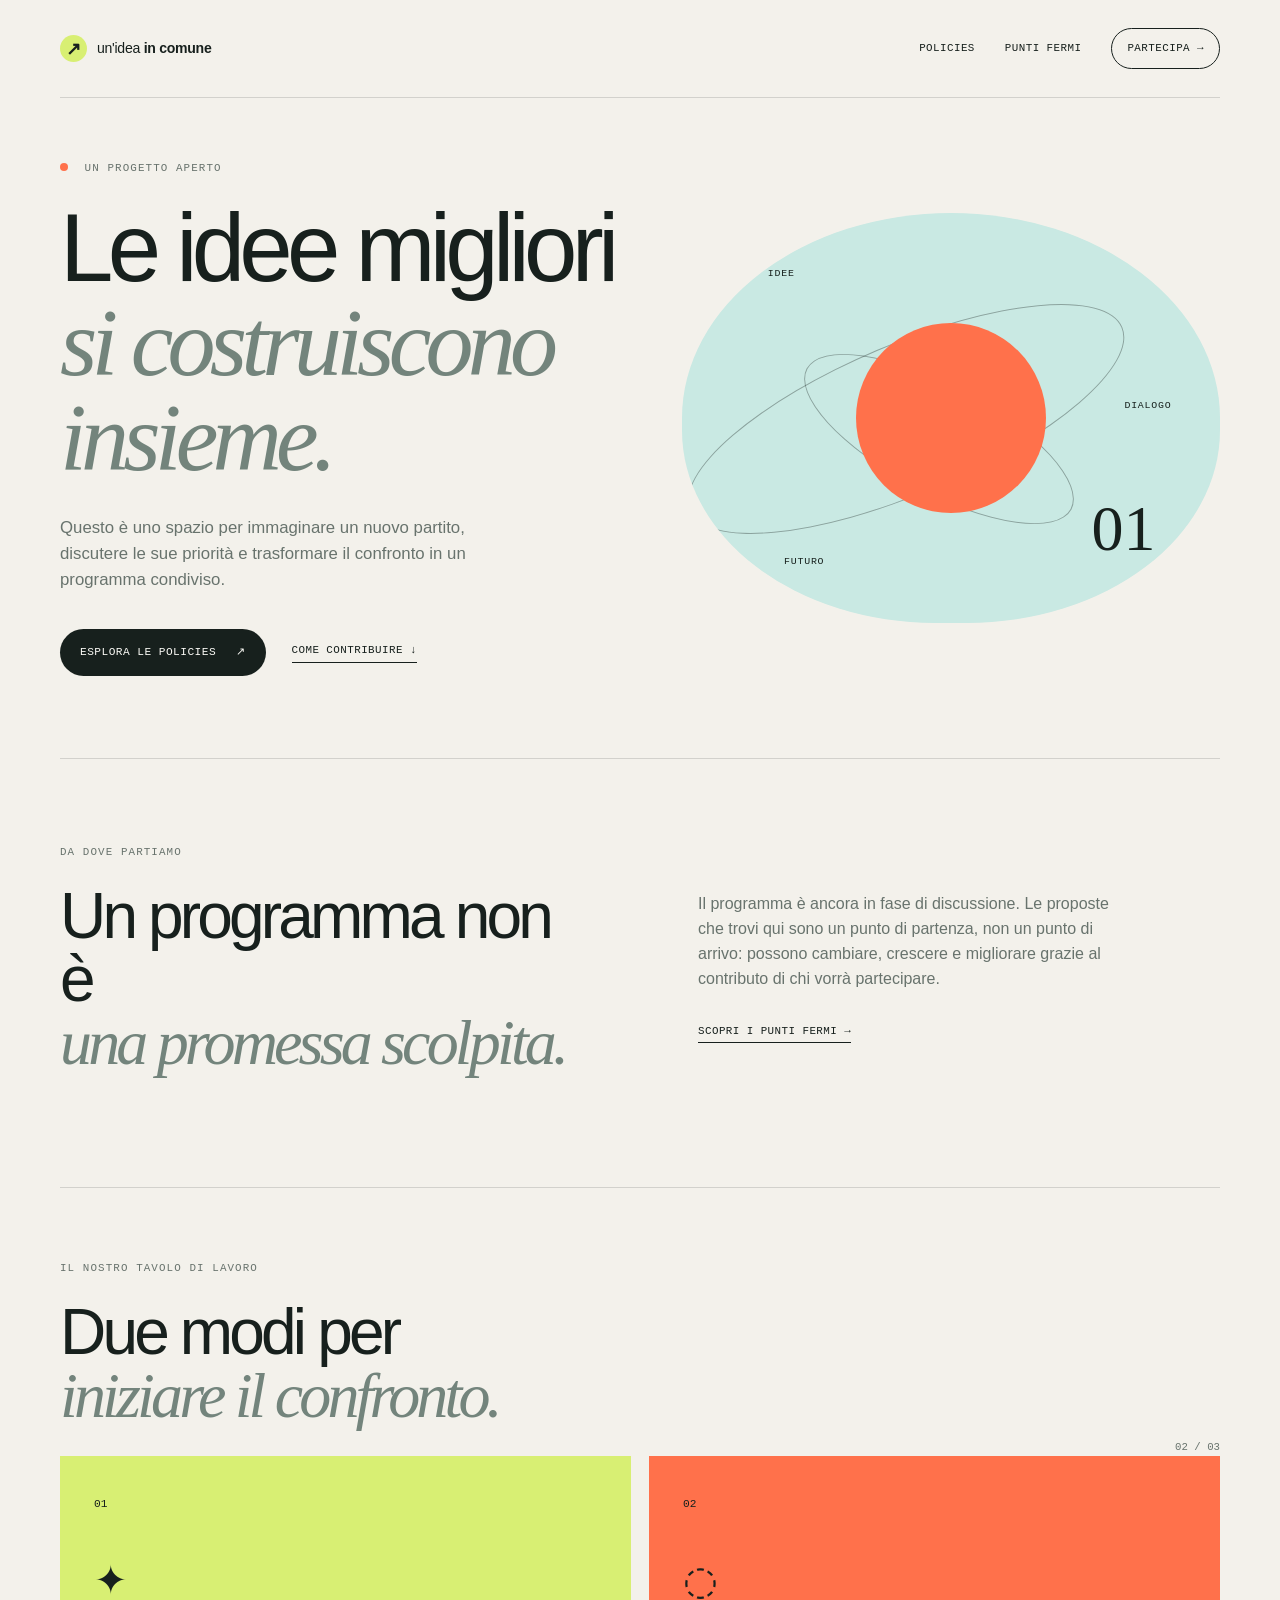
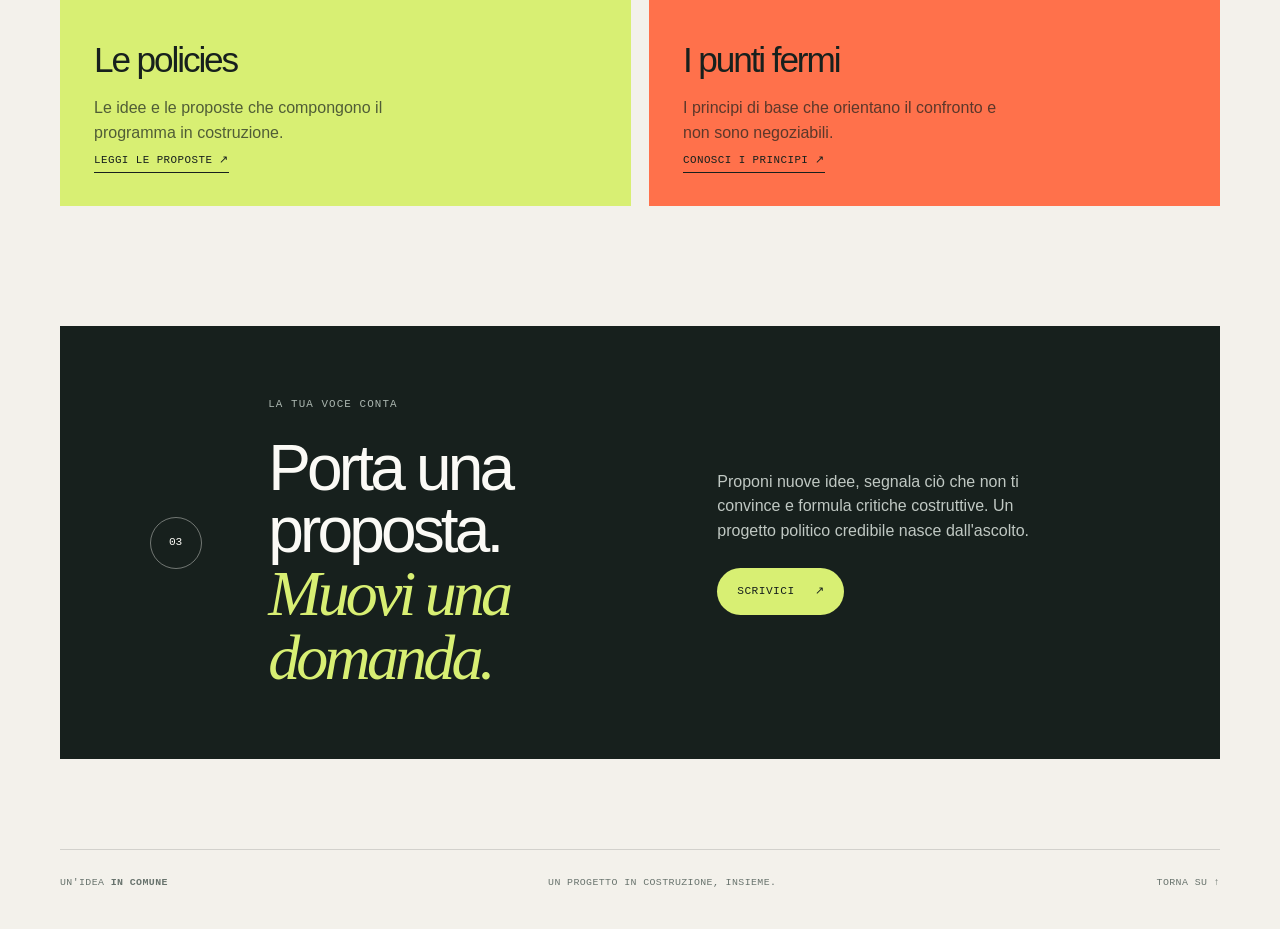
<file: index.html>
<!doctype html>
<html lang="it">
  <head>
    <meta charset="utf-8" />
    <meta name="viewport" content="width=device-width, initial-scale=1" />
    <meta name="description" content="Idee, proposte e confronto per costruire insieme un nuovo progetto politico." />
    <title>Un'idea in comune — Un nuovo progetto politico</title>
    <link rel="stylesheet" href="styles.css" />
  </head>
  <body id="top">
    <header class="site-header">
      <a class="brand" href="index.html" aria-label="Un'idea in comune, home">
        <span class="brand-mark" aria-hidden="true">↗</span>
        <span>un'idea <strong>in comune</strong></span>
      </a>
      <nav class="site-nav" aria-label="Navigazione principale">
        <a href="policies.html">Policies</a>
        <a href="punti_non_negoziabili.html">Punti fermi</a>
        <a class="nav-cta" href="#partecipa">Partecipa <span aria-hidden="true">→</span></a>
      </nav>
    </header>

    <main>
      <section class="hero section-shell">
        <div class="hero-copy">
          <p class="eyebrow"><span class="eyebrow-dot"></span> Un progetto aperto</p>
          <h1>Le idee migliori<br /><em>si costruiscono insieme.</em></h1>
          <p class="hero-text">
            Questo è uno spazio per immaginare un nuovo partito, discutere le sue
            priorità e trasformare il confronto in un programma condiviso.
          </p>
          <div class="hero-actions">
            <a class="button button-primary" href="policies.html">Esplora le policies <span aria-hidden="true">↗</span></a>
            <a class="text-link" href="#partecipa">Come contribuire <span aria-hidden="true">↓</span></a>
          </div>
        </div>
        <div class="hero-art" aria-hidden="true">
          <div class="orbit orbit-large"></div>
          <div class="orbit orbit-small"></div>
          <div class="sun"></div>
          <span class="art-label label-top">idee</span>
          <span class="art-label label-right">dialogo</span>
          <span class="art-label label-bottom">futuro</span>
          <span class="art-number">01</span>
        </div>
      </section>

      <section class="intro section-shell">
        <div class="section-heading">
          <p class="eyebrow">Da dove partiamo</p>
          <h2>Un programma non è<br /><em>una promessa scolpita.</em></h2>
        </div>
        <div class="intro-copy">
          <p>
            Il programma è ancora in fase di discussione. Le proposte che trovi
            qui sono un punto di partenza, non un punto di arrivo: possono
            cambiare, crescere e migliorare grazie al contributo di chi vorrà
            partecipare.
          </p>
          <a class="text-link" href="punti_non_negoziabili.html">Scopri i punti fermi <span aria-hidden="true">→</span></a>
        </div>
      </section>

      <section class="explore section-shell" aria-labelledby="explore-title">
        <div class="section-heading section-heading-row">
          <div>
            <p class="eyebrow">Il nostro tavolo di lavoro</p>
            <h2 id="explore-title">Due modi per<br /><em>iniziare il confronto.</em></h2>
          </div>
          <span class="section-index">02 / 03</span>
        </div>
        <div class="card-grid">
          <a class="content-card card-policies" href="policies.html">
            <span class="card-number">01</span>
            <div class="card-icon" aria-hidden="true">✦</div>
            <h3>Le policies</h3>
            <p>Le idee e le proposte che compongono il programma in costruzione.</p>
            <span class="card-link">Leggi le proposte <span aria-hidden="true">↗</span></span>
          </a>
          <a class="content-card card-principles" href="punti_non_negoziabili.html">
            <span class="card-number">02</span>
            <div class="card-icon" aria-hidden="true">◌</div>
            <h3>I punti fermi</h3>
            <p>I principi di base che orientano il confronto e non sono negoziabili.</p>
            <span class="card-link">Conosci i principi <span aria-hidden="true">↗</span></span>
          </a>
        </div>
      </section>

      <section class="participate section-shell" id="partecipa">
        <div class="participate-badge" aria-hidden="true">03</div>
        <div>
          <p class="eyebrow">La tua voce conta</p>
          <h2>Porta una proposta.<br /><em>Muovi una domanda.</em></h2>
        </div>
        <div class="participate-copy">
          <p>
            Proponi nuove idee, segnala ciò che non ti convince e formula
            critiche costruttive. Un progetto politico credibile nasce dall'ascolto.
          </p>
          <a class="button button-light" href="mailto:partito@fab1can.eu">Scrivici <span aria-hidden="true">↗</span></a>
        </div>
      </section>
    </main>

    <footer class="site-footer section-shell">
      <span>un'idea <strong>in comune</strong></span>
      <span>Un progetto in costruzione, insieme.</span>
      <a href="#top">Torna su ↑</a>
    </footer>
  </body>
</html>
</file>
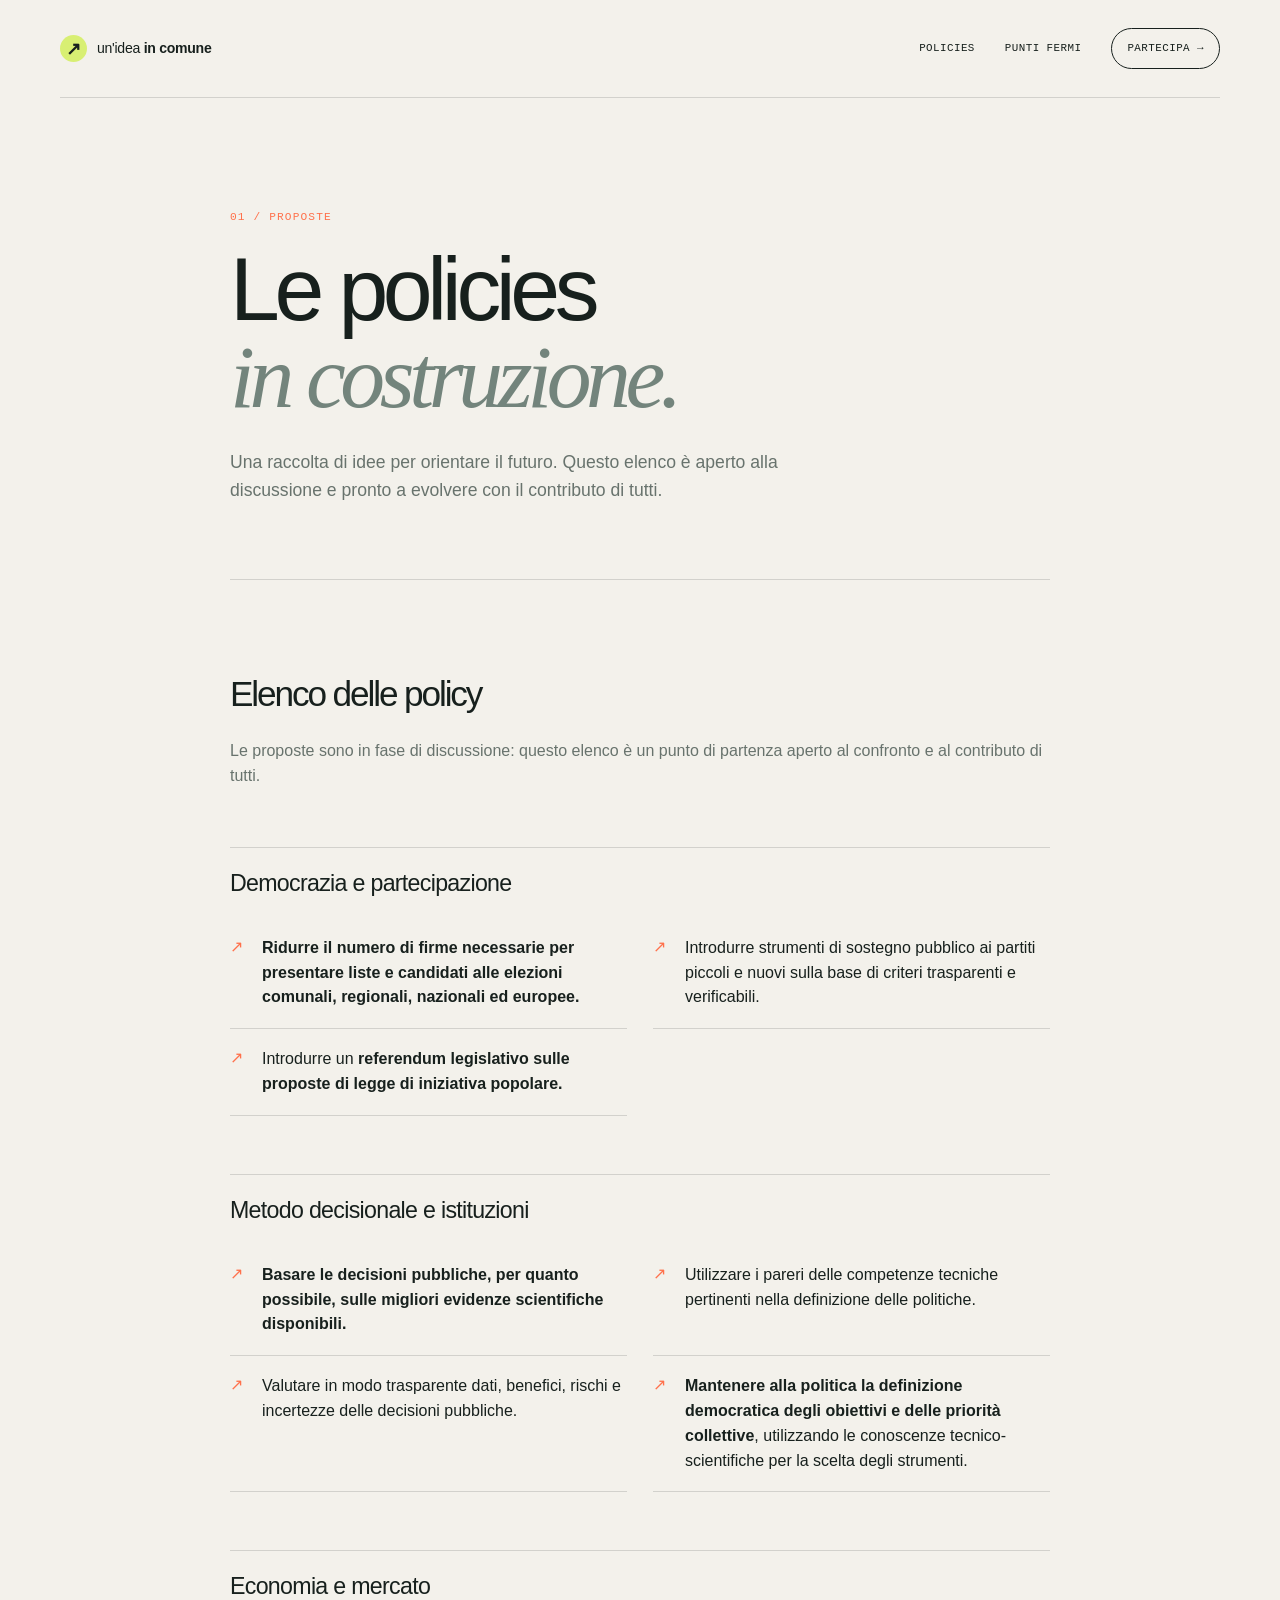
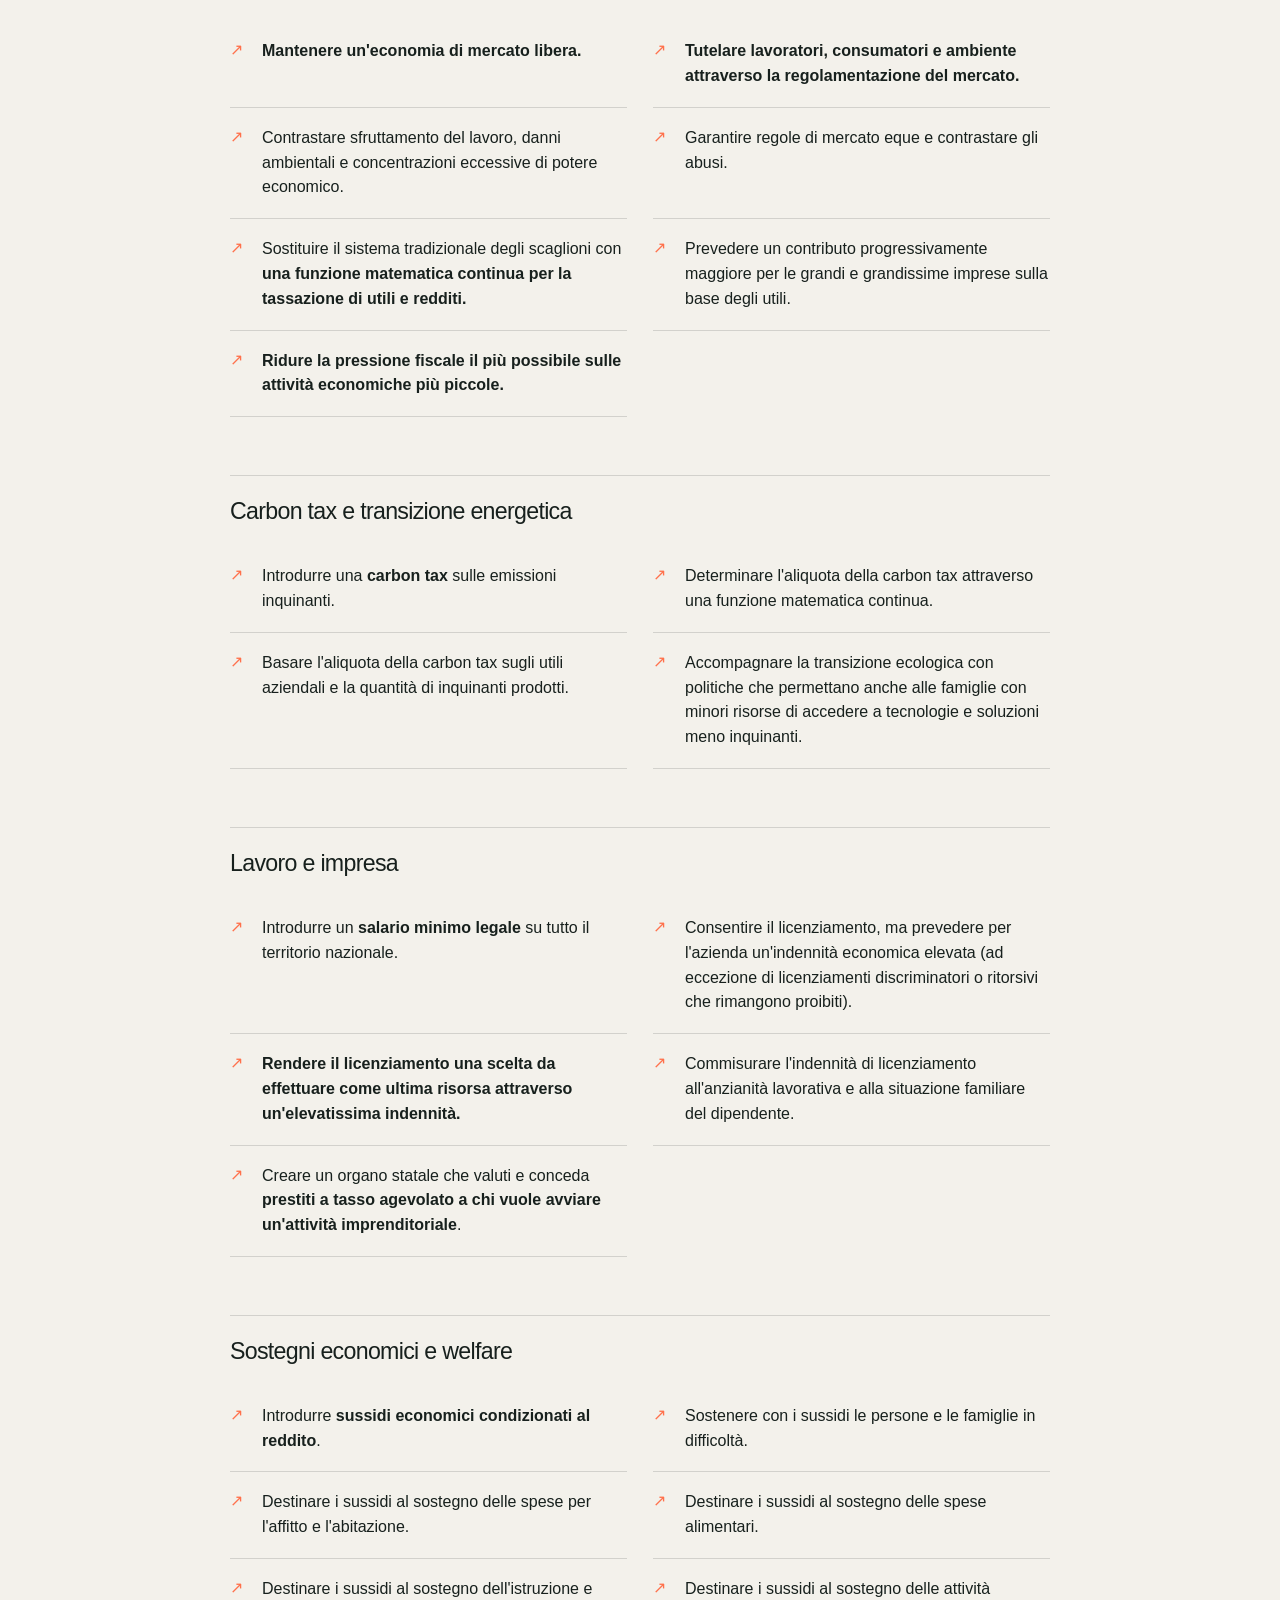
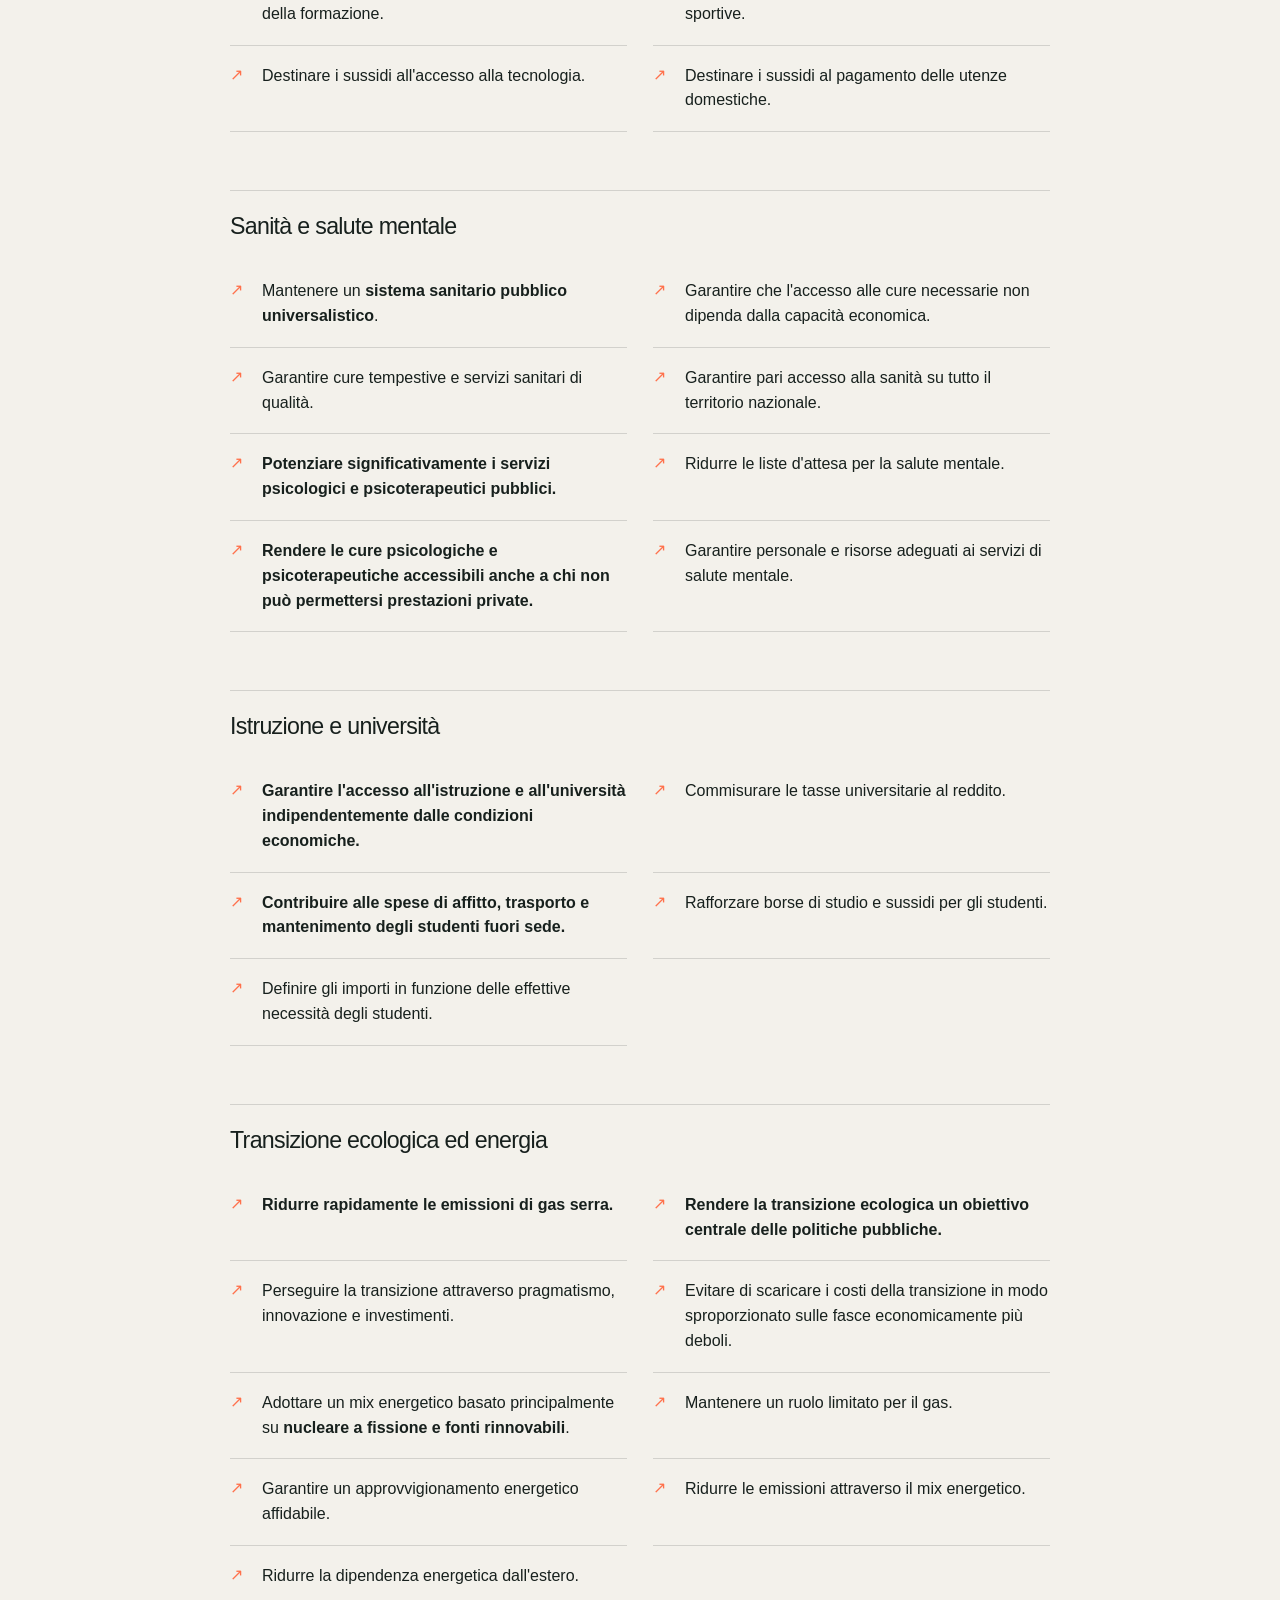
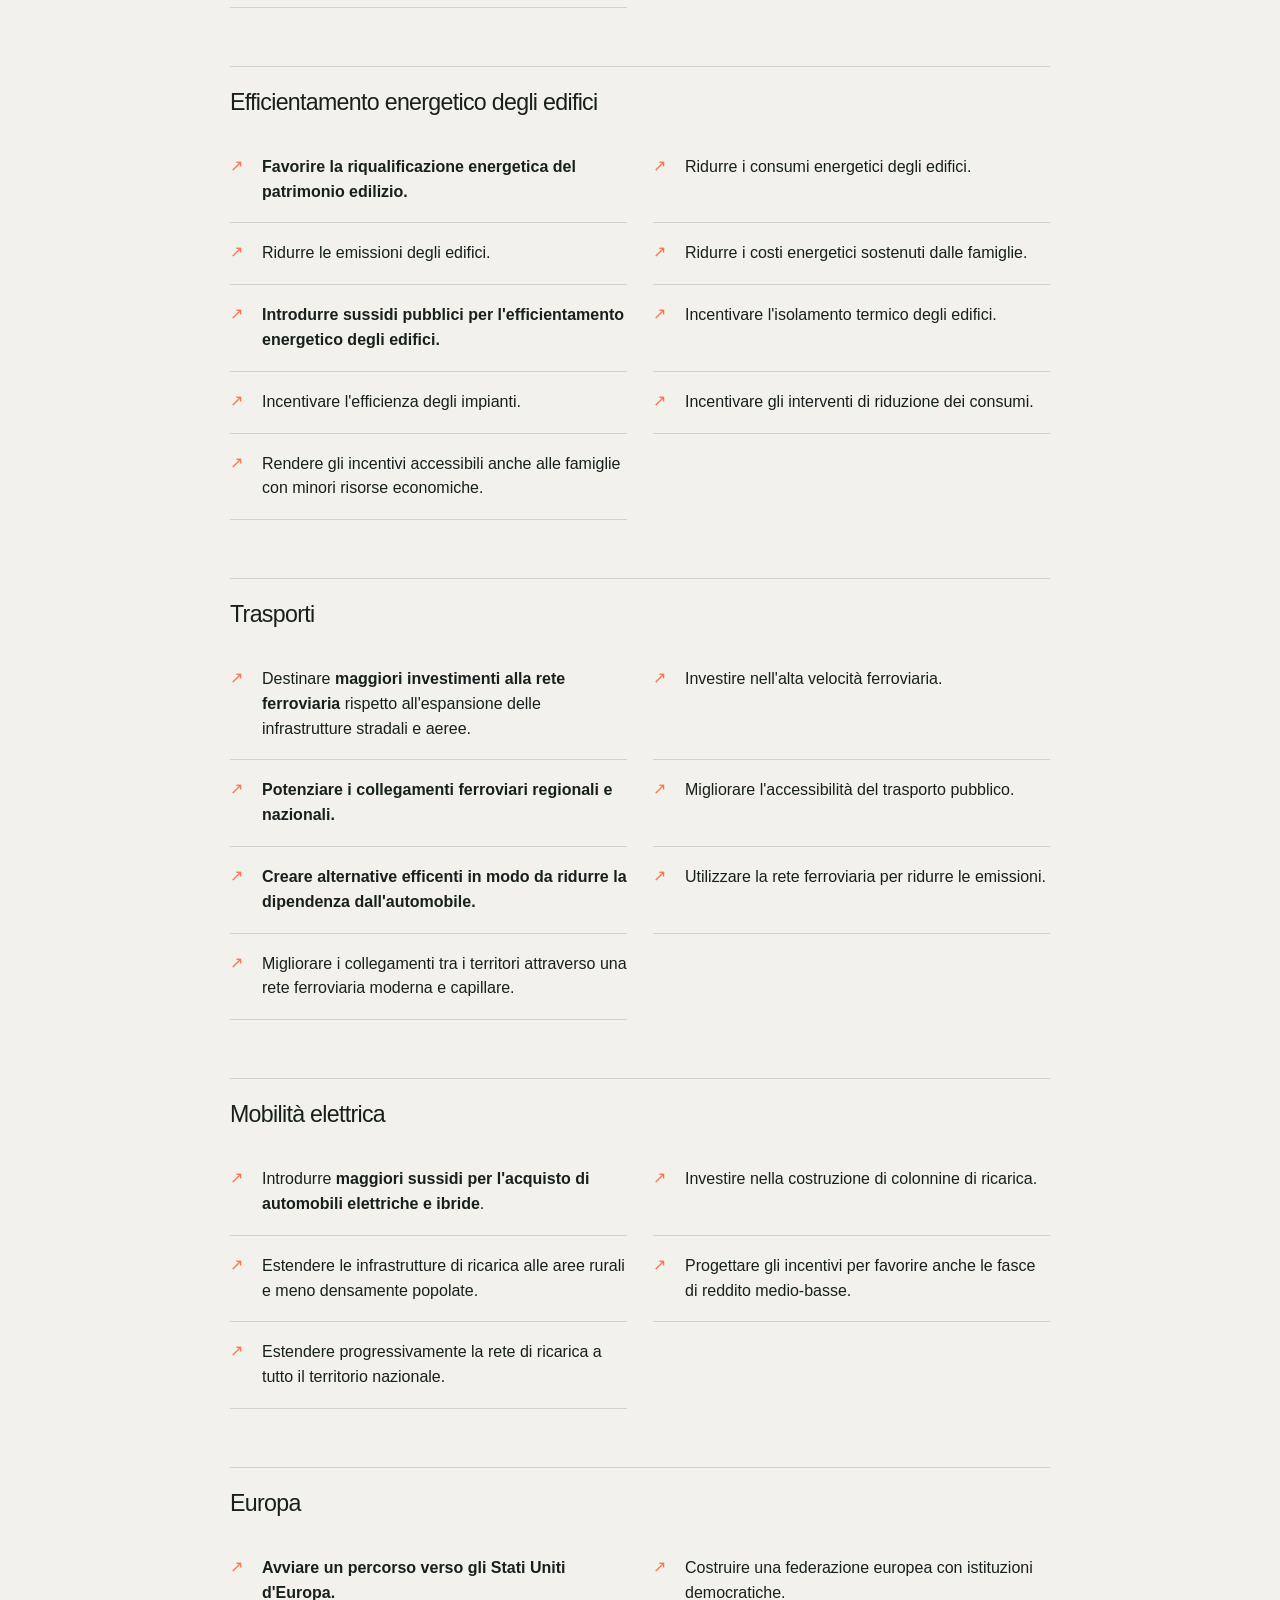
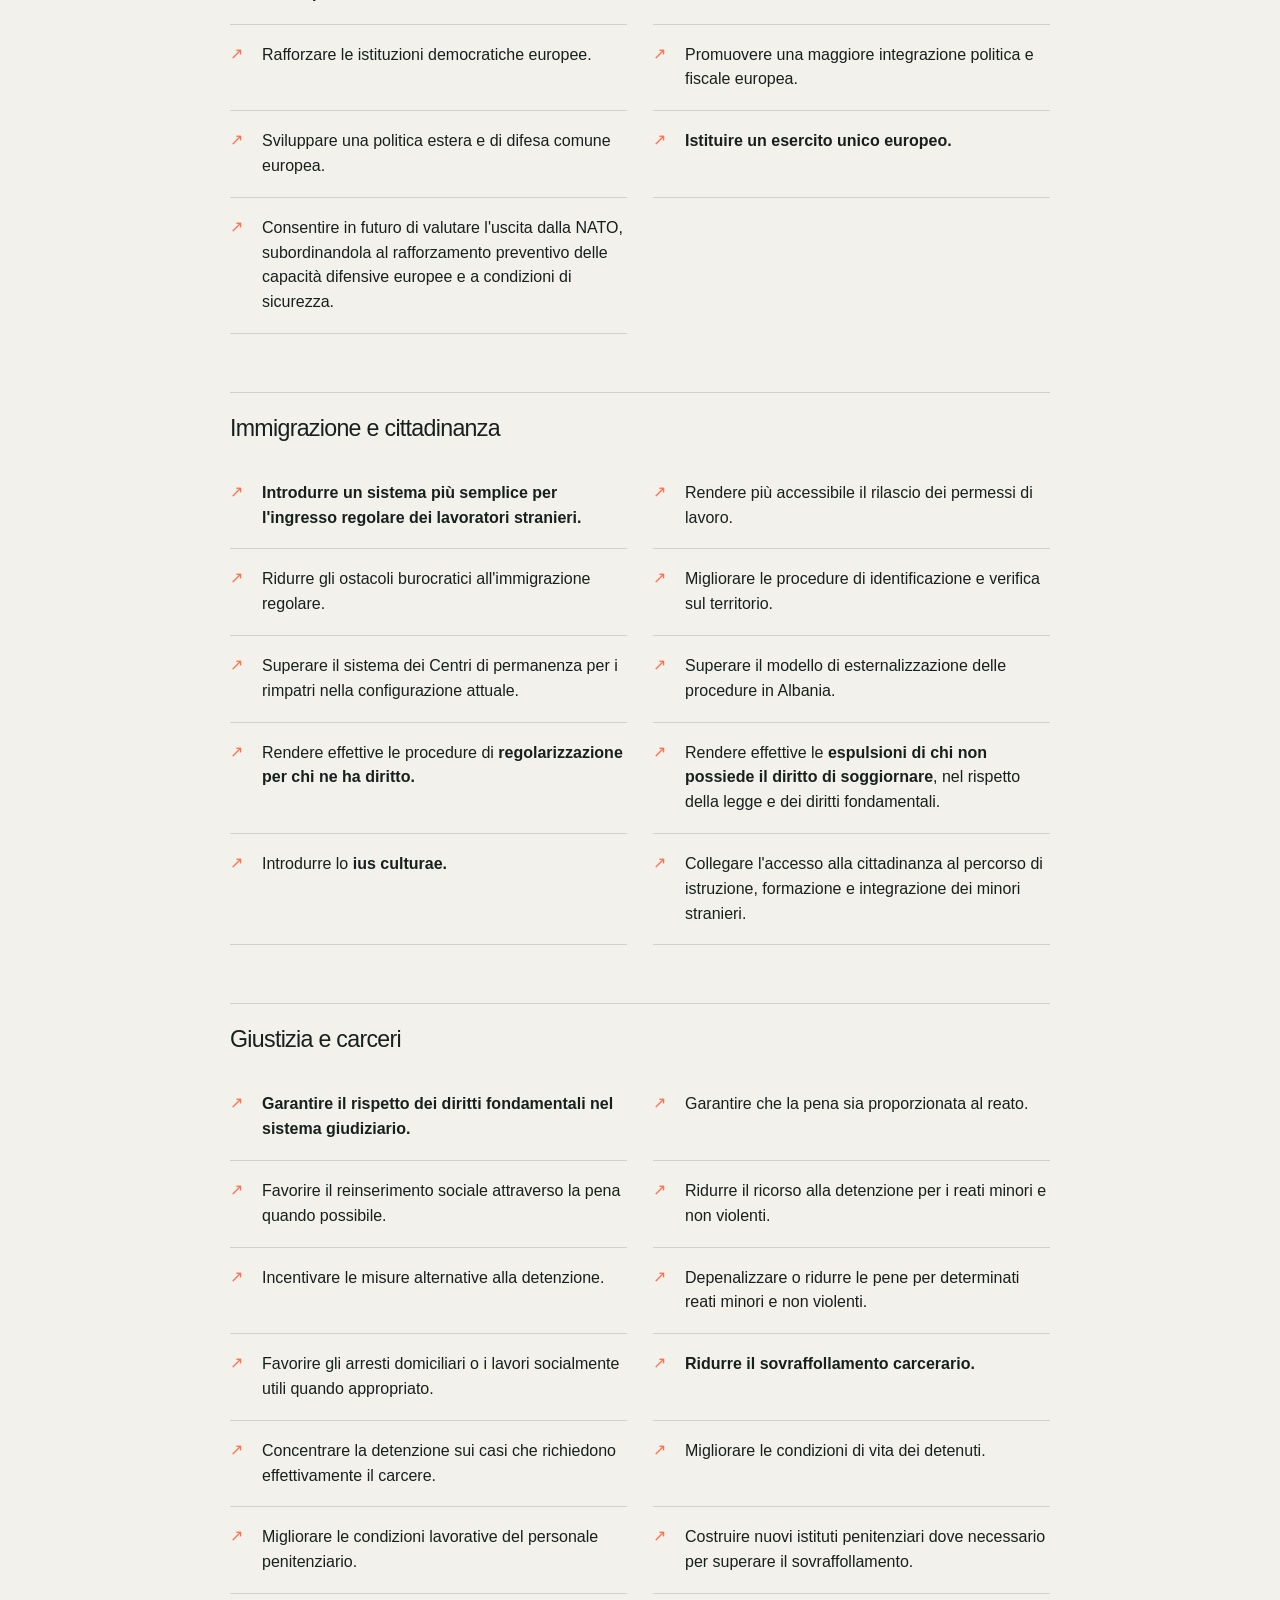
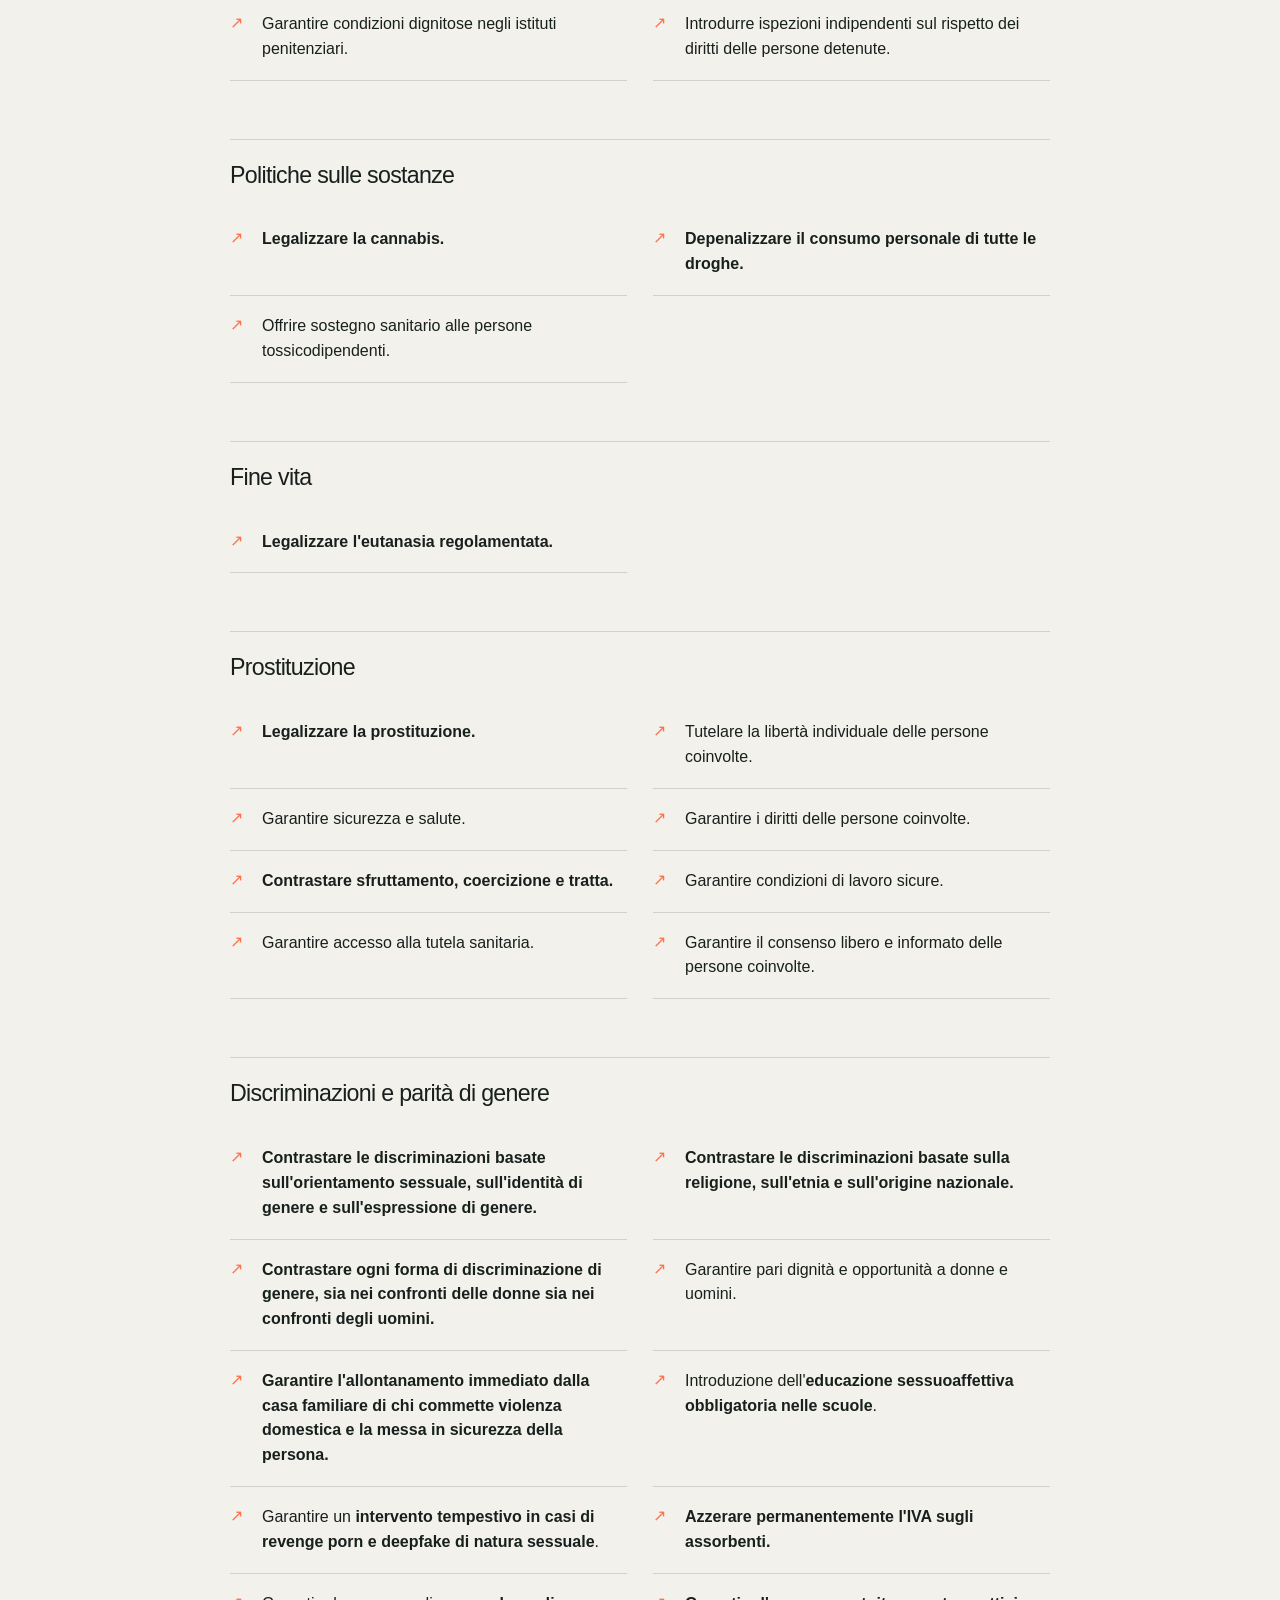
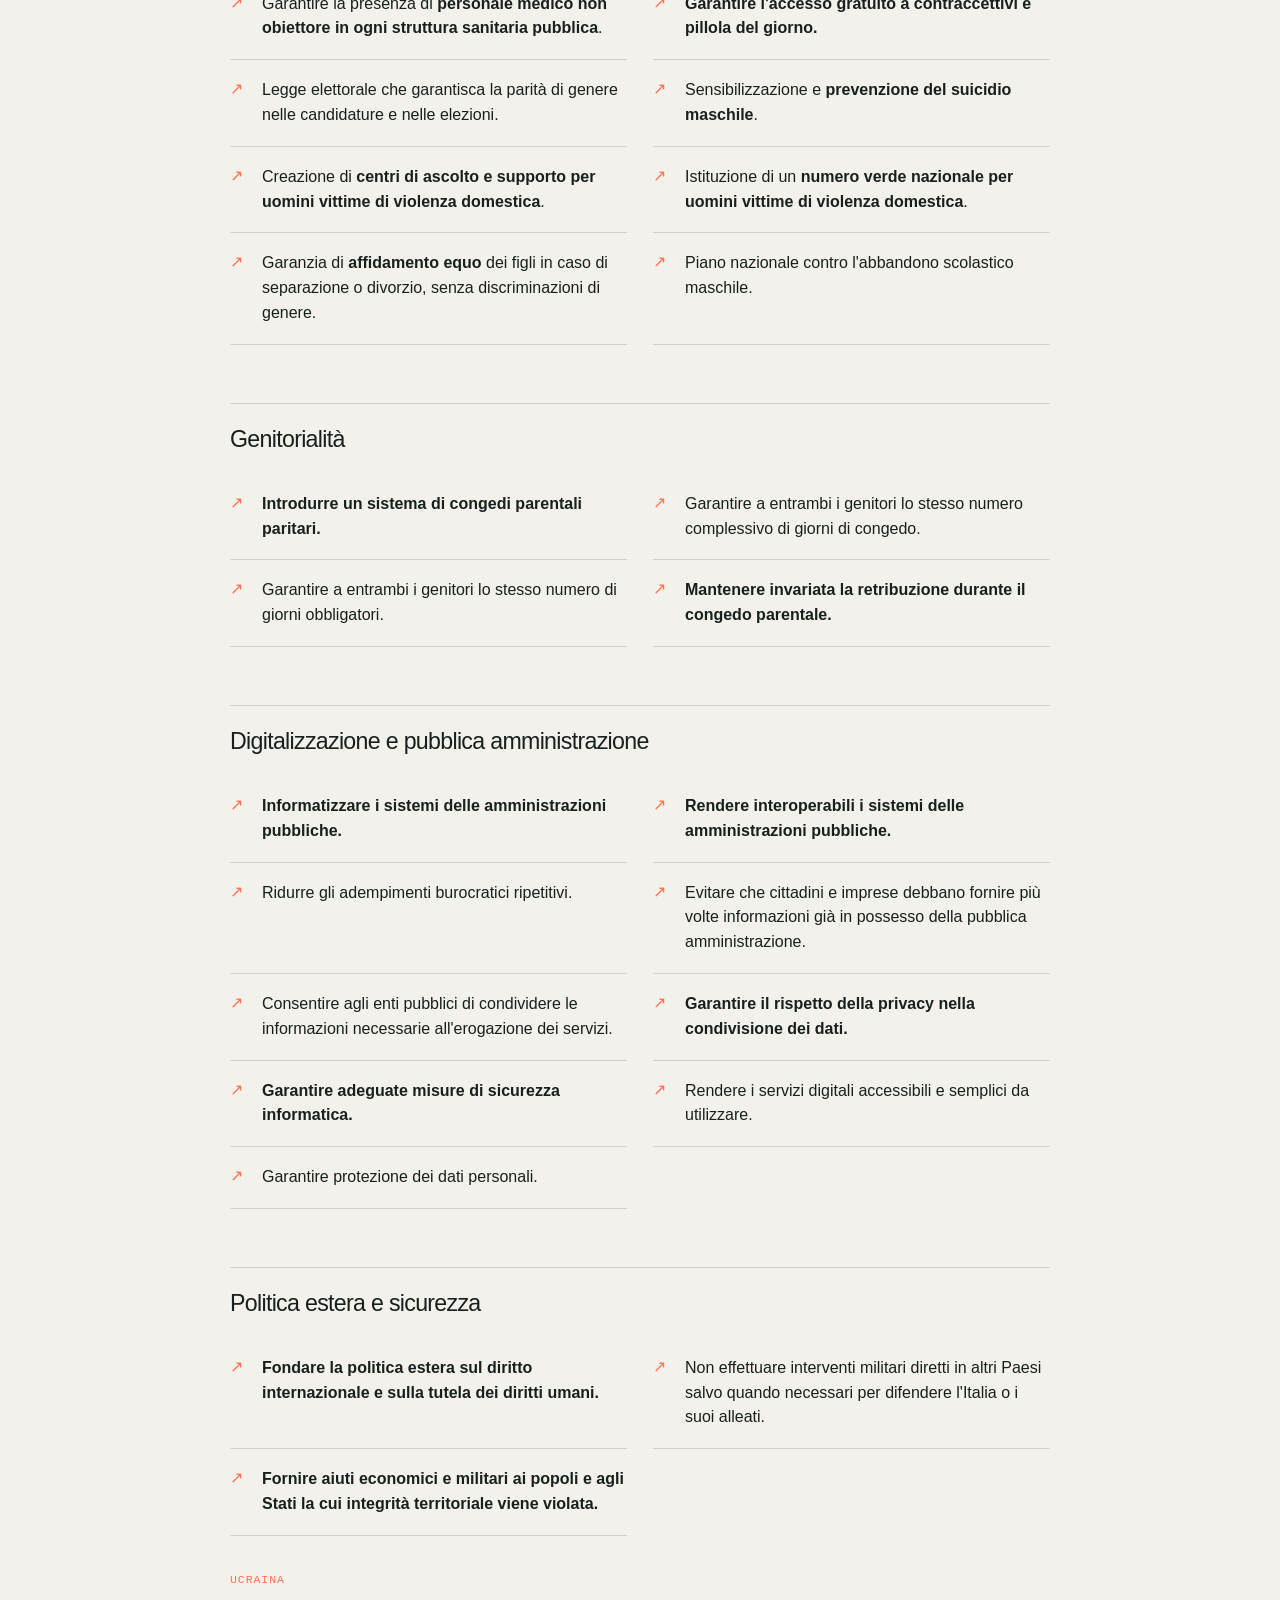
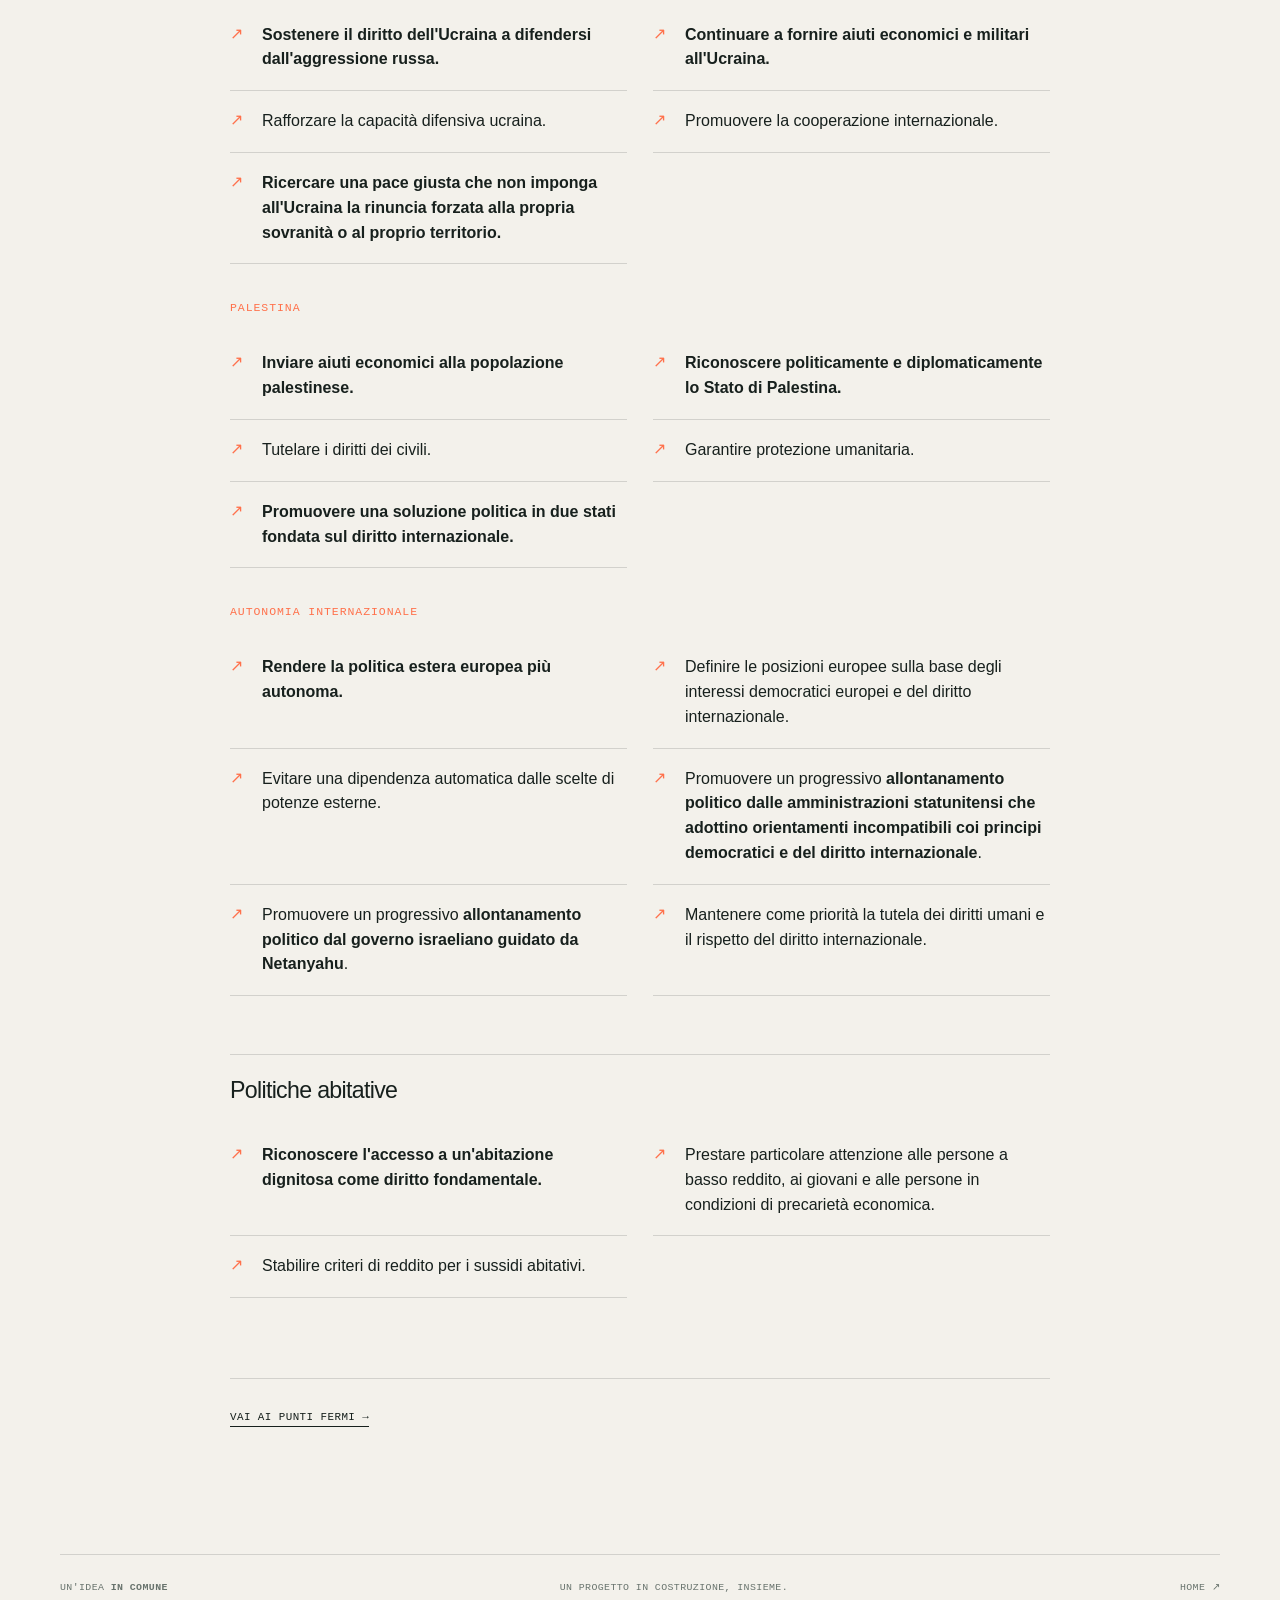
<file: policies.html>
<!doctype html>
<html lang="it">
  <head>
    <meta charset="utf-8" />
    <meta name="viewport" content="width=device-width, initial-scale=1" />
    <meta name="description" content="Le policies e le proposte per un nuovo progetto politico." />
    <title>Policies — Un'idea in comune</title>
    <link rel="stylesheet" href="styles.css" />
  </head>
  <body>
    <header class="site-header">
      <a class="brand" href="index.html" aria-label="Torna alla home"><span class="brand-mark" aria-hidden="true">↗</span><span>un'idea <strong>in comune</strong></span></a>
      <nav class="site-nav" aria-label="Navigazione principale"><a href="policies.html" aria-current="page">Policies</a><a href="punti_non_negoziabili.html">Punti fermi</a><a class="nav-cta" href="index.html#partecipa">Partecipa <span aria-hidden="true">→</span></a></nav>
    </header>
    <main class="content-page section-shell">
      <span class="page-kicker">01 / Proposte</span>
      <h1>Le policies<br /><em>in costruzione.</em></h1>
      <p class="page-lead">Una raccolta di idee per orientare il futuro. Questo elenco è aperto alla discussione e pronto a evolvere con il contributo di tutti.</p>
      <div class="content-body">
        <h2>Elenco delle policy</h2>
        <p>Le proposte sono in fase di discussione: questo elenco è un punto di partenza aperto al confronto e al contributo di tutti.</p>

        <h3>Democrazia e partecipazione</h3>
        <ul>
          <li><strong>Ridurre il numero di firme necessarie per presentare liste e candidati alle elezioni comunali, regionali, nazionali ed europee.</strong></li>
          <li>Introdurre strumenti di sostegno pubblico ai partiti piccoli e nuovi sulla base di criteri trasparenti e verificabili.</li>
          <li>Introdurre un <strong>referendum legislativo sulle proposte di legge di iniziativa popolare.</strong></li>
        </ul>

        <h3>Metodo decisionale e istituzioni</h3>
        <ul>
          <li><strong>Basare le decisioni pubbliche, per quanto possibile, sulle migliori evidenze scientifiche disponibili.</strong></li>
          <li>Utilizzare i pareri delle competenze tecniche pertinenti nella definizione delle politiche.</li>
          <li>Valutare in modo trasparente dati, benefici, rischi e incertezze delle decisioni pubbliche.</li>
          <li><strong>Mantenere alla politica la definizione democratica degli obiettivi e delle priorità collettive</strong>, utilizzando le conoscenze tecnico-scientifiche per la scelta degli strumenti.</li>
        </ul>

        <h3>Economia e mercato</h3>
        <ul>
          <li><strong>Mantenere un'economia di mercato libera.</strong></li>
          <li><strong>Tutelare lavoratori, consumatori e ambiente attraverso la regolamentazione del mercato.</strong></li>
          <li>Contrastare sfruttamento del lavoro, danni ambientali e concentrazioni eccessive di potere economico.</li>
          <li>Garantire regole di mercato eque e contrastare gli abusi.</li>
          <li>Sostituire il sistema tradizionale degli scaglioni con <strong>una funzione matematica continua per la tassazione di utili e redditi.</strong></li>
          <li>Prevedere un contributo progressivamente maggiore per le grandi e grandissime imprese sulla base degli utili.</li>
          <li><strong>Ridure la pressione fiscale il più possibile sulle attività economiche più piccole.</strong></li>
        </ul>

        <h3>Carbon tax e transizione energetica</h3>
        <ul>
          <li>Introdurre una <strong>carbon tax</strong> sulle emissioni inquinanti.</li>
          <li>Determinare l'aliquota della carbon tax attraverso una funzione matematica continua.</li>
          <li>Basare l'aliquota della carbon tax sugli utili aziendali e la quantità di inquinanti prodotti.</li>
          <li>Accompagnare la transizione ecologica con politiche che permettano anche alle famiglie con minori risorse di accedere a tecnologie e soluzioni meno inquinanti.</li>
        </ul>

        <h3>Lavoro e impresa</h3>
        <ul>
          <li>Introdurre un <strong>salario minimo legale</strong> su tutto il territorio nazionale.</li>
          <li>Consentire il licenziamento, ma prevedere per l'azienda un'indennità economica elevata (ad eccezione di licenziamenti discriminatori o ritorsivi che rimangono proibiti).</li>
          <li><strong>Rendere il licenziamento una scelta da effettuare come ultima risorsa attraverso un'elevatissima indennità.</strong></li>
          <li>Commisurare l'indennità di licenziamento all'anzianità lavorativa e alla situazione familiare del dipendente.</li>
          <li>Creare un organo statale che valuti e conceda <strong>prestiti a tasso agevolato a chi vuole avviare un'attività imprenditoriale</strong>.</li>
        </ul>

        <h3>Sostegni economici e welfare</h3>
        <ul>
          <li>Introdurre <strong>sussidi economici condizionati al reddito</strong>.</li>
          <li>Sostenere con i sussidi le persone e le famiglie in difficoltà.</li>
          <li>Destinare i sussidi al sostegno delle spese per l'affitto e l'abitazione.</li>
          <li>Destinare i sussidi al sostegno delle spese alimentari.</li>
          <li>Destinare i sussidi al sostegno dell'istruzione e della formazione.</li>
          <li>Destinare i sussidi al sostegno delle attività sportive.</li>
          <li>Destinare i sussidi all'accesso alla tecnologia.</li>
          <li>Destinare i sussidi al pagamento delle utenze domestiche.</li>
        </ul>

        <h3>Sanità e salute mentale</h3>
        <ul>
          <li>Mantenere un <strong>sistema sanitario pubblico universalistico</strong>.</li>
          <li>Garantire che l'accesso alle cure necessarie non dipenda dalla capacità economica.</li>
          <li>Garantire cure tempestive e servizi sanitari di qualità.</li>
          <li>Garantire pari accesso alla sanità su tutto il territorio nazionale.</li>
          <li><strong>Potenziare significativamente i servizi psicologici e psicoterapeutici pubblici.</strong></li>
          <li>Ridurre le liste d'attesa per la salute mentale.</li>
          <li><strong>Rendere le cure psicologiche e psicoterapeutiche accessibili anche a chi non può permettersi prestazioni private.</strong></li>
          <li>Garantire personale e risorse adeguati ai servizi di salute mentale.</li>
        </ul>

        <h3>Istruzione e università</h3>
        <ul>
          <li><strong>Garantire l'accesso all'istruzione e all'università indipendentemente dalle condizioni economiche.</strong></li>
          <li>Commisurare le tasse universitarie al reddito.</li>
          <li><strong>Contribuire alle spese di affitto, trasporto e mantenimento degli studenti fuori sede.</strong></li>
          <li>Rafforzare borse di studio e sussidi per gli studenti.</li>
          <li>Definire gli importi in funzione delle effettive necessità degli studenti.</li>
        </ul>

        <h3>Transizione ecologica ed energia</h3>
        <ul>
          <li><strong>Ridurre rapidamente le emissioni di gas serra.</strong></li>
          <li><strong>Rendere la transizione ecologica un obiettivo centrale delle politiche pubbliche.</strong></li>
          <li>Perseguire la transizione attraverso pragmatismo, innovazione e investimenti.</li>
          <li>Evitare di scaricare i costi della transizione in modo sproporzionato sulle fasce economicamente più deboli.</li>
          <li>Adottare un mix energetico basato principalmente su <strong>nucleare a fissione e fonti rinnovabili</strong>.</li>
          <li>Mantenere un ruolo limitato per il gas.</li>
          <li>Garantire un approvvigionamento energetico affidabile.</li>
          <li>Ridurre le emissioni attraverso il mix energetico.</li>
          <li>Ridurre la dipendenza energetica dall'estero.</li>
        </ul>

        <h3>Efficientamento energetico degli edifici</h3>
        <ul>
          <li><strong>Favorire la riqualificazione energetica del patrimonio edilizio.</strong></li>
          <li>Ridurre i consumi energetici degli edifici.</li>
          <li>Ridurre le emissioni degli edifici.</li>
          <li>Ridurre i costi energetici sostenuti dalle famiglie.</li>
          <li><strong>Introdurre sussidi pubblici per l'efficientamento energetico degli edifici.</strong></li>
          <li>Incentivare l'isolamento termico degli edifici.</li>
          <li>Incentivare l'efficienza degli impianti.</li>
          <li>Incentivare gli interventi di riduzione dei consumi.</li>
          <li>Rendere gli incentivi accessibili anche alle famiglie con minori risorse economiche.</li>
        </ul>

        <h3>Trasporti</h3>
        <ul>
          <li>Destinare <strong>maggiori investimenti alla rete ferroviaria</strong> rispetto all'espansione delle infrastrutture stradali e aeree.</li>
          <li>Investire nell'alta velocità ferroviaria.</li>
          <li><strong>Potenziare i collegamenti ferroviari regionali e nazionali.</strong></li>
          <li>Migliorare l'accessibilità del trasporto pubblico.</li>
          <li><strong>Creare alternative efficenti in modo da ridurre la dipendenza dall'automobile.</strong></li>
          <li>Utilizzare la rete ferroviaria per ridurre le emissioni.</li>
          <li>Migliorare i collegamenti tra i territori attraverso una rete ferroviaria moderna e capillare.</li>
        </ul>

        <h3>Mobilità elettrica</h3>
        <ul>
          <li>Introdurre <strong>maggiori sussidi per l'acquisto di automobili elettriche e ibride</strong>.</li>
          <li>Investire nella costruzione di colonnine di ricarica.</li>
          <li>Estendere le infrastrutture di ricarica alle aree rurali e meno densamente popolate.</li>
          <li>Progettare gli incentivi per favorire anche le fasce di reddito medio-basse.</li>
          <li>Estendere progressivamente la rete di ricarica a tutto il territorio nazionale.</li>
        </ul>

        <h3>Europa</h3>
        <ul>
          <li><strong>Avviare un percorso verso gli Stati Uniti d'Europa.</strong></li>
          <li>Costruire una federazione europea con istituzioni democratiche.</li>
          <li>Rafforzare le istituzioni democratiche europee.</li>
          <li>Promuovere una maggiore integrazione politica e fiscale europea.</li>
          <li>Sviluppare una politica estera e di difesa comune europea.</li>
          <li><strong>Istituire un esercito unico europeo.</strong></li>
          <li>Consentire in futuro di valutare l'uscita dalla NATO, subordinandola al rafforzamento preventivo delle capacità difensive europee e a condizioni di sicurezza.</li>
        </ul>

        <h3>Immigrazione e cittadinanza</h3>
        <ul>
          <li><strong>Introdurre un sistema più semplice per l'ingresso regolare dei lavoratori stranieri.</strong></li>
          <li>Rendere più accessibile il rilascio dei permessi di lavoro.</li>
          <li>Ridurre gli ostacoli burocratici all'immigrazione regolare.</li>
          <li>Migliorare le procedure di identificazione e verifica sul territorio.</li>
          <li>Superare il sistema dei Centri di permanenza per i rimpatri nella configurazione attuale.</li>
          <li>Superare il modello di esternalizzazione delle procedure in Albania.</li>
          <li>Rendere effettive le procedure di <strong>regolarizzazione per chi ne ha diritto.</strong></li>
          <li>Rendere effettive le <strong>espulsioni di chi non possiede il diritto di soggiornare</strong>, nel rispetto della legge e dei diritti fondamentali.</li>
          <li>Introdurre lo <strong>ius culturae.</strong></li>
          <li>Collegare l'accesso alla cittadinanza al percorso di istruzione, formazione e integrazione dei minori stranieri.</li>
        </ul>

        <h3>Giustizia e carceri</h3>
        <ul>
          <li><strong>Garantire il rispetto dei diritti fondamentali nel sistema giudiziario.</strong></li>
          <li>Garantire che la pena sia proporzionata al reato.</li>
          <li>Favorire il reinserimento sociale attraverso la pena quando possibile.</li>
          <li>Ridurre il ricorso alla detenzione per i reati minori e non violenti.</li>
          <li>Incentivare le misure alternative alla detenzione.</li>
          <li>Depenalizzare o ridurre le pene per determinati reati minori e non violenti.</li>
          <li>Favorire gli arresti domiciliari o i lavori socialmente utili quando appropriato.</li>
          <li><strong>Ridurre il sovraffollamento carcerario.</strong></li>
          <li>Concentrare la detenzione sui casi che richiedono effettivamente il carcere.</li>
          <li>Migliorare le condizioni di vita dei detenuti.</li>
          <li>Migliorare le condizioni lavorative del personale penitenziario.</li>
          <li>Costruire nuovi istituti penitenziari dove necessario per superare il sovraffollamento.</li>
          <li>Garantire condizioni dignitose negli istituti penitenziari.</li>
          <li>Introdurre ispezioni indipendenti sul rispetto dei diritti delle persone detenute.</li>
        </ul>

        <h3>Politiche sulle sostanze</h3>
        <ul>
          <li><strong>Legalizzare la cannabis.</strong></li>
          <li><strong>Depenalizzare il consumo personale di tutte le droghe.</strong></li>
          <li>Offrire sostegno sanitario alle persone tossicodipendenti.</li>
        </ul>

        <h3>Fine vita</h3>
        <ul><li><strong>Legalizzare l'eutanasia regolamentata.</strong></li></ul>

        <h3>Prostituzione</h3>
        <ul>
          <li><strong>Legalizzare la prostituzione.</strong></li>
          <li>Tutelare la libertà individuale delle persone coinvolte.</li>
          <li>Garantire sicurezza e salute.</li>
          <li>Garantire i diritti delle persone coinvolte.</li>
          <li><strong>Contrastare sfruttamento, coercizione e tratta.</strong></li>
          <li>Garantire condizioni di lavoro sicure.</li>
          <li>Garantire accesso alla tutela sanitaria.</li>
          <li>Garantire il consenso libero e informato delle persone coinvolte.</li>
        </ul>

        <h3>Discriminazioni e parità di genere</h3>
        <ul>
          <li><strong>Contrastare le discriminazioni basate sull'orientamento sessuale, sull'identità di genere e sull'espressione di genere.</strong></li>
          <li><strong>Contrastare le discriminazioni basate sulla religione, sull'etnia e sull'origine nazionale.</strong></li>
          <li><strong>Contrastare ogni forma di discriminazione di genere, sia nei confronti delle donne sia nei confronti degli uomini.</strong></li>
          <li>Garantire pari dignità e opportunità a donne e uomini.</li>
          <li><strong>Garantire l'allontanamento immediato dalla casa familiare di chi commette violenza domestica e la messa in sicurezza della persona.</strong></li>
          <li>Introduzione dell'<strong>educazione sessuoaffettiva obbligatoria nelle scuole</strong>.</li>
          <li>Garantire un <strong>intervento tempestivo in casi di revenge porn e deepfake di natura sessuale</strong>.</li>
          <li><strong>Azzerare permanentemente l'IVA sugli assorbenti.</strong></li>
          <li>Garantire la presenza di <strong>personale medico non obiettore in ogni struttura sanitaria pubblica</strong>.</li>
          <li><strong>Garantire l'accesso gratuito a contraccettivi e pillola del giorno.</strong></li>
          <li>Legge elettorale che garantisca la parità di genere nelle candidature e nelle elezioni.</li>
          <li>Sensibilizzazione e <strong>prevenzione del suicidio maschile</strong>.</li>
          <li>Creazione di <strong>centri di ascolto e supporto per uomini vittime di violenza domestica</strong>.</li>
          <li>Istituzione di un <strong>numero verde nazionale per uomini vittime di violenza domestica</strong>.</li>
          <li>Garanzia di <strong>affidamento equo</strong> dei figli in caso di separazione o divorzio, senza discriminazioni di genere.</li>
          <li>Piano nazionale contro l'abbandono scolastico maschile.</li>
        </ul>

        <h3>Genitorialità</h3>
        <ul>
          <li><strong>Introdurre un sistema di congedi parentali paritari.</strong></li>
          <li>Garantire a entrambi i genitori lo stesso numero complessivo di giorni di congedo.</li>
          <li>Garantire a entrambi i genitori lo stesso numero di giorni obbligatori.</li>
          <li><strong>Mantenere invariata la retribuzione durante il congedo parentale.</strong></li>
        </ul>

        <h3>Digitalizzazione e pubblica amministrazione</h3>
        <ul>
          <li><strong>Informatizzare i sistemi delle amministrazioni pubbliche.</strong></li>
          <li><strong>Rendere interoperabili i sistemi delle amministrazioni pubbliche.</strong></li>
          <li>Ridurre gli adempimenti burocratici ripetitivi.</li>
          <li>Evitare che cittadini e imprese debbano fornire più volte informazioni già in possesso della pubblica amministrazione.</li>
          <li>Consentire agli enti pubblici di condividere le informazioni necessarie all'erogazione dei servizi.</li>
          <li><strong>Garantire il rispetto della privacy nella condivisione dei dati.</strong></li>
          <li><strong>Garantire adeguate misure di sicurezza informatica.</strong></li>
          <li>Rendere i servizi digitali accessibili e semplici da utilizzare.</li>
          <li>Garantire protezione dei dati personali.</li>
        </ul>

        <h3>Politica estera e sicurezza</h3>
        <ul>
          <li><strong>Fondare la politica estera sul diritto internazionale e sulla tutela dei diritti umani.</strong></li>
          <li>Non effettuare interventi militari diretti in altri Paesi salvo quando necessari per difendere l'Italia o i suoi alleati.</li>
          <li><strong>Fornire aiuti economici e militari ai popoli e agli Stati la cui integrità territoriale viene violata.</strong></li>
        </ul>
        <h4>Ucraina</h4>
        <ul>
          <li><strong>Sostenere il diritto dell'Ucraina a difendersi dall'aggressione russa.</strong></li>
          <li><strong>Continuare a fornire aiuti economici e militari all'Ucraina.</strong></li>
          <li>Rafforzare la capacità difensiva ucraina.</li>
          <li>Promuovere la cooperazione internazionale.</li>
          <li><strong>Ricercare una pace giusta che non imponga all'Ucraina la rinuncia forzata alla propria sovranità o al proprio territorio.</strong></li>
        </ul>
        <h4>Palestina</h4>
        <ul>
          <li><strong>Inviare aiuti economici alla popolazione palestinese.</strong></li>
          <li><strong>Riconoscere politicamente e diplomaticamente lo Stato di Palestina.</strong></li>
          <li>Tutelare i diritti dei civili.</li>
          <li>Garantire protezione umanitaria.</li>
          <li><strong>Promuovere una soluzione politica in due stati fondata sul diritto internazionale.</strong></li>
        </ul>
        <h4>Autonomia internazionale</h4>
        <ul>
          <li><strong>Rendere la politica estera europea più autonoma.</strong></li>
          <li>Definire le posizioni europee sulla base degli interessi democratici europei e del diritto internazionale.</li>
          <li>Evitare una dipendenza automatica dalle scelte di potenze esterne.</li>
          <li>Promuovere un progressivo <strong>allontanamento politico dalle amministrazioni statunitensi che adottino orientamenti incompatibili coi principi democratici e del diritto internazionale</strong>.</li>
          <li>Promuovere un progressivo <strong>allontanamento politico dal governo israeliano guidato da Netanyahu</strong>.</li>
          <li>Mantenere come priorità la tutela dei diritti umani e il rispetto del diritto internazionale.</li>
        </ul>

        <h3>Politiche abitative</h3>
        <ul>
          <li><strong>Riconoscere l'accesso a un'abitazione dignitosa come diritto fondamentale.</strong></li>
          <li>Prestare particolare attenzione alle persone a basso reddito, ai giovani e alle persone in condizioni di precarietà economica.</li>
          <li>Stabilire criteri di reddito per i sussidi abitativi.</li>
        </ul>
      </div>
      <p class="page-footer"><a class="text-link" href="punti_non_negoziabili.html">Vai ai punti fermi <span aria-hidden="true">→</span></a></p>
    </main>
    <footer class="site-footer section-shell"><span>un'idea <strong>in comune</strong></span><span>Un progetto in costruzione, insieme.</span><a href="index.html">Home ↗</a></footer>
  </body>
</html>
</file>
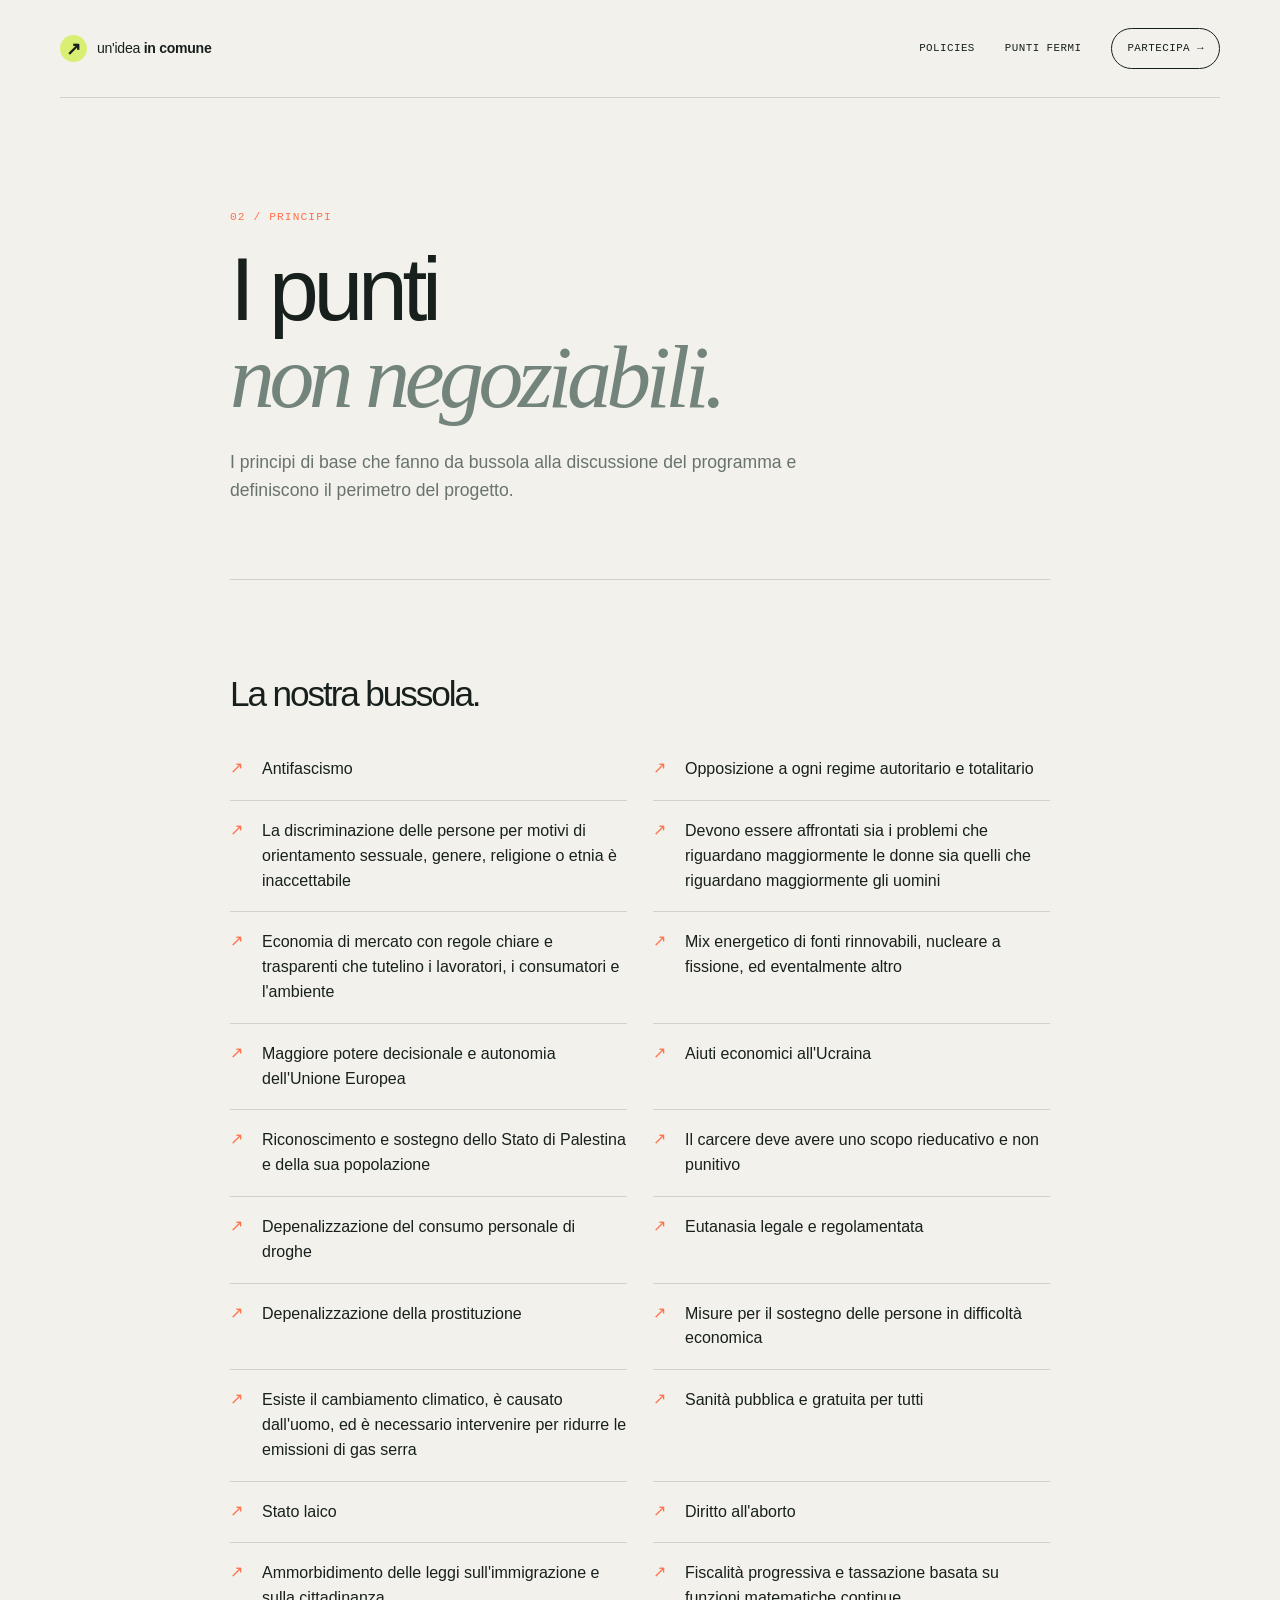
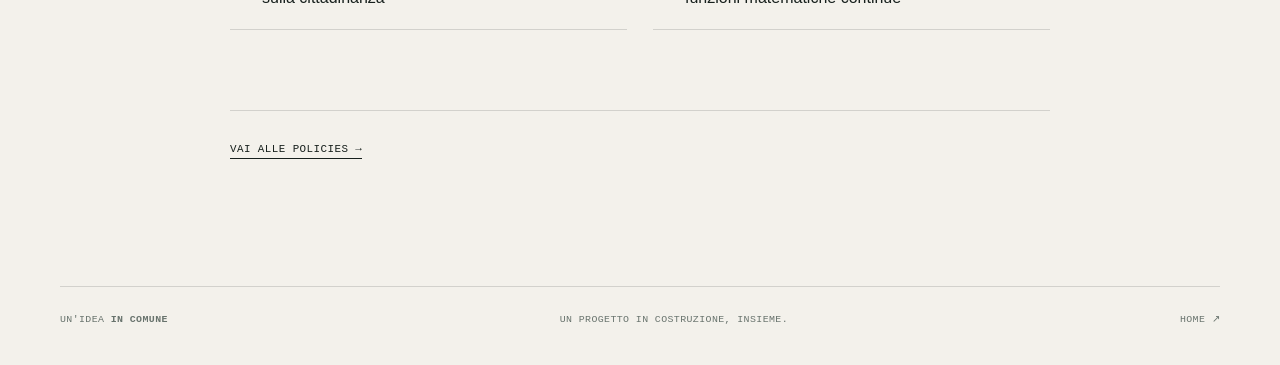
<file: punti_non_negoziabili.html>
<!doctype html>
<html lang="it">
  <head>
    <meta charset="utf-8" />
    <meta name="viewport" content="width=device-width, initial-scale=1" />
    <meta name="description" content="I punti non negoziabili del nuovo progetto politico." />
    <title>Punti fermi — Un'idea in comune</title>
    <link rel="stylesheet" href="styles.css" />
  </head>
  <body>
    <header class="site-header">
      <a class="brand" href="index.html" aria-label="Torna alla home"><span class="brand-mark" aria-hidden="true">↗</span><span>un'idea <strong>in comune</strong></span></a>
      <nav class="site-nav" aria-label="Navigazione principale"><a href="policies.html">Policies</a><a href="punti_non_negoziabili.html" aria-current="page">Punti fermi</a><a class="nav-cta" href="index.html#partecipa">Partecipa <span aria-hidden="true">→</span></a></nav>
    </header>
    <main class="content-page section-shell">
      <span class="page-kicker">02 / Principi</span>
      <h1>I punti<br /><em>non negoziabili.</em></h1>
      <p class="page-lead">I principi di base che fanno da bussola alla discussione del programma e definiscono il perimetro del progetto.</p>
      <div class="content-body">
        <h2>La nostra bussola.</h2>
        <ul>
          <li>Antifascismo</li>
          <li>Opposizione a ogni regime autoritario e totalitario</li>
          <li>La discriminazione delle persone per motivi di orientamento sessuale, genere, religione o etnia è inaccettabile</li>
          <li>Devono essere affrontati sia i problemi che riguardano maggiormente le donne sia quelli che riguardano maggiormente gli uomini</li>
          <li>Economia di mercato con regole chiare e trasparenti che tutelino i lavoratori, i consumatori e l'ambiente</li>
          <li>Mix energetico di fonti rinnovabili, nucleare a fissione, ed eventalmente altro</li>
          <li>Maggiore potere decisionale e autonomia dell'Unione Europea</li>
          <li>Aiuti economici all'Ucraina</li>
          <li>Riconoscimento e sostegno dello Stato di Palestina e della sua popolazione</li>
          <li>Il carcere deve avere uno scopo rieducativo e non punitivo</li>
          <li>Depenalizzazione del consumo personale di droghe</li>
          <li>Eutanasia legale e regolamentata</li>
          <li>Depenalizzazione della prostituzione</li>
          <li>Misure per il sostegno delle persone in difficoltà economica</li>
          <li>Esiste il cambiamento climatico, è causato dall'uomo, ed è necessario intervenire per ridurre le emissioni di gas serra</li>
          <li>Sanità pubblica e gratuita per tutti</li>
          <li>Stato laico</li>
          <li>Diritto all'aborto</li>
          <li>Ammorbidimento delle leggi sull'immigrazione e sulla cittadinanza</li>
          <li>Fiscalità progressiva e tassazione basata su funzioni matematiche continue</li>
        </ul>
      </div>
      <p class="page-footer"><a class="text-link" href="policies.html">Vai alle policies <span aria-hidden="true">→</span></a></p>
    </main>
    <footer class="site-footer section-shell"><span>un'idea <strong>in comune</strong></span><span>Un progetto in costruzione, insieme.</span><a href="index.html">Home ↗</a></footer>
  </body>
</html>
</file>
<file: styles.css>
:root {
  --ink: #17201d;
  --muted: #68736d;
  --paper: #f3f1eb;
  --cream: #fbfaf6;
  --lime: #d8ef73;
  --orange: #ff714b;
  --blue: #c9e9e3;
  --line: rgba(23, 32, 29, 0.15);
  --serif: Georgia, "Times New Roman", serif;
  --sans: Arial, Helvetica, sans-serif;
  --mono: "Courier New", Courier, monospace;
}

* { box-sizing: border-box; }
html { scroll-behavior: smooth; }
body {
  margin: 0;
  color: var(--ink);
  background: var(--paper);
  font-family: var(--sans);
  line-height: 1.55;
}
a { color: inherit; text-decoration: none; }
a:focus-visible { outline: 3px solid var(--orange); outline-offset: 5px; }
.section-shell, .site-header { width: min(1160px, calc(100% - 48px)); margin: 0 auto; }
.site-header {
  display: flex; justify-content: space-between; align-items: center;
  padding: 28px 0; border-bottom: 1px solid var(--line);
}
.brand { display: inline-flex; align-items: center; gap: 10px; font-size: .88rem; letter-spacing: -.02em; }
.brand strong, .site-footer strong { font-weight: 700; }
.brand-mark {
  display: grid; place-items: center; width: 27px; height: 27px; border-radius: 50%;
  color: var(--ink); background: var(--lime); font-size: 1.15rem; font-weight: 700;
}
.site-nav { display: flex; align-items: center; gap: 30px; font-family: var(--mono); font-size: .68rem; text-transform: uppercase; letter-spacing: .04em; }
.site-nav a { transition: opacity .2s ease; }
.site-nav a:hover { opacity: .6; }
.nav-cta { padding: 11px 15px; border: 1px solid var(--ink); border-radius: 100px; }
.hero { display: grid; grid-template-columns: 1.03fr .97fr; min-height: 590px; align-items: center; gap: 50px; padding-top: 62px; padding-bottom: 82px; }
.eyebrow { margin: 0 0 24px; color: var(--muted); font-family: var(--mono); font-size: .68rem; letter-spacing: .1em; text-transform: uppercase; }
.eyebrow-dot { display: inline-block; width: 8px; height: 8px; margin-right: 9px; border-radius: 50%; background: var(--orange); }
h1, h2, h3, p { margin-top: 0; }
h1, h2 { font-weight: 500; letter-spacing: -.06em; line-height: .98; }
h1 { max-width: 700px; margin-bottom: 30px; font-size: clamp(3.5rem, 7.5vw, 7.1rem); }
h1 em, h2 em { color: #73847c; font-family: var(--serif); font-weight: 500; }
.hero-text { max-width: 445px; margin-bottom: 36px; color: var(--muted); font-size: 1.05rem; }
.hero-actions { display: flex; align-items: center; gap: 26px; }
.button { display: inline-flex; align-items: center; gap: 20px; border-radius: 100px; padding: 15px 20px; font-family: var(--mono); font-size: .7rem; text-transform: uppercase; letter-spacing: .04em; }
.button-primary { background: var(--ink); color: var(--cream); }
.button-light { background: var(--lime); color: var(--ink); }
.text-link, .card-link { font-family: var(--mono); font-size: .68rem; text-transform: uppercase; letter-spacing: .04em; }
.text-link { border-bottom: 1px solid var(--ink); padding-bottom: 3px; }
.hero-art { position: relative; min-height: 410px; overflow: hidden; border-radius: 50% 50% 47% 47%; background: var(--blue); }
.sun { position: absolute; top: 50%; left: 50%; width: 190px; height: 190px; transform: translate(-50%, -50%); border-radius: 50%; background: var(--orange); }
.orbit { position: absolute; border: 1px solid rgba(23,32,29,.35); border-radius: 50%; }
.orbit-large { width: 470px; height: 150px; top: 32%; left: -2%; transform: rotate(-23deg); }
.orbit-small { width: 300px; height: 108px; top: 42%; left: 20%; transform: rotate(28deg); }
.art-label { position: absolute; font-family: var(--mono); font-size: .62rem; text-transform: uppercase; letter-spacing: .08em; }
.label-top { top: 13%; left: 16%; }.label-right { top: 45%; right: 9%; }.label-bottom { bottom: 13%; left: 19%; }
.art-number { position: absolute; right: 12%; bottom: 11%; font-family: var(--serif); font-size: 4rem; }
.intro { display: grid; grid-template-columns: 1fr 1fr; gap: 10%; padding: 85px 0; border-top: 1px solid var(--line); }
h2 { margin-bottom: 28px; font-size: clamp(2.8rem, 5vw, 5.2rem); }
.intro-copy { max-width: 440px; padding-top: 48px; color: var(--muted); }
.intro-copy .text-link { display: inline-block; margin-top: 15px; color: var(--ink); }
.explore { padding: 72px 0 120px; border-top: 1px solid var(--line); }
.section-heading-row { display: flex; justify-content: space-between; align-items: end; }
.section-index { color: var(--muted); font-family: var(--mono); font-size: .67rem; }
.card-grid { display: grid; grid-template-columns: 1fr 1fr; gap: 18px; }
.content-card { min-height: 350px; padding: 34px; position: relative; transition: transform .25s ease; }
.content-card:hover { transform: translateY(-6px); }
.card-policies { background: var(--lime); }.card-principles { background: var(--orange); }
.card-number { font-family: var(--mono); font-size: .7rem; }
.card-icon { margin: 35px 0 22px; font-size: 2.5rem; }
.content-card h3 { margin-bottom: 8px; font-size: 2.2rem; font-weight: 500; letter-spacing: -.06em; }
.content-card p { max-width: 330px; color: rgba(23,32,29,.7); }
.card-link { position: absolute; bottom: 33px; border-bottom: 1px solid var(--ink); padding-bottom: 3px; }
.participate { display: grid; grid-template-columns: .2fr 1fr 1fr; align-items: center; gap: 36px; margin-bottom: 90px; padding: 70px 7%; background: var(--ink); color: var(--cream); }
.participate-badge { display: grid; place-items: center; width: 52px; height: 52px; border: 1px solid rgba(251,250,246,.4); border-radius: 50%; font-family: var(--mono); font-size: .7rem; }
.participate .eyebrow { color: #aab5af; }.participate h2 { margin-bottom: 0; }.participate h2 em { color: var(--lime); }
.participate-copy { color: #c0c8c3; }.participate-copy p { max-width: 350px; }.participate-copy .button { margin-top: 8px; }
.site-footer { display: flex; justify-content: space-between; padding: 25px 0 38px; border-top: 1px solid var(--line); color: var(--muted); font-family: var(--mono); font-size: .62rem; text-transform: uppercase; letter-spacing: .04em; }

/* Shared content pages */
.content-page { max-width: 820px; padding-top: 105px; padding-bottom: 110px; }
.page-kicker { color: var(--orange); font-family: var(--mono); font-size: .7rem; text-transform: uppercase; letter-spacing: .1em; }
.content-page h1 { margin: 18px 0 28px; font-size: clamp(3.1rem, 7vw, 6.3rem); }
.page-lead { max-width: 580px; color: var(--muted); font-size: 1.1rem; }
.content-body { margin-top: 75px; border-top: 1px solid var(--line); padding-top: 42px; }
.content-body h2 { margin-top: 55px; font-size: 2.2rem; }.content-body p { color: var(--muted); }
.content-body h3 { margin: 58px 0 8px; padding-top: 18px; border-top: 1px solid var(--line); font-size: 1.45rem; font-weight: 500; letter-spacing: -.03em; }
.content-body h4 { margin: 35px 0 4px; color: var(--orange); font-family: var(--mono); font-size: .72rem; font-weight: 500; letter-spacing: .08em; text-transform: uppercase; }
.content-body ul { display: grid; grid-template-columns: 1fr 1fr; gap: 0 26px; padding: 0; list-style: none; }
.content-body li { position: relative; padding: 18px 0 18px 32px; border-bottom: 1px solid var(--line); }
.content-body li::before { content: "↗"; position: absolute; left: 0; color: var(--orange); font-family: var(--mono); }
.page-footer { margin-top: 80px; padding-top: 24px; border-top: 1px solid var(--line); }

@media (max-width: 760px) {
  .section-shell, .site-header { width: min(100% - 32px, 560px); }
  .site-header { align-items: flex-start; }.site-nav { gap: 12px; }.site-nav > a:not(.nav-cta) { display: none; }
  .hero { display: block; padding: 72px 0 55px; }.hero-art { min-height: 280px; margin-top: 55px; }
  .sun { width: 135px; height: 135px; }.orbit-large { width: 350px; }.orbit-small { width: 230px; }
  .intro, .card-grid, .participate { grid-template-columns: 1fr; }.intro { gap: 0; padding: 65px 0; }.intro-copy { padding-top: 0; }
  .explore { padding: 65px 0 80px; }.section-heading-row { align-items: start; }.section-index { margin-top: 4px; }
  .content-card { min-height: 300px; }.participate { gap: 27px; margin-bottom: 65px; padding: 42px 27px; }.participate-badge { margin-bottom: 8px; }
  .site-footer { flex-wrap: wrap; gap: 14px; }.site-footer span:nth-child(2) { order: 3; width: 100%; }
  .content-page { padding-top: 70px; padding-bottom: 75px; }.content-body { margin-top: 52px; }.content-body ul { grid-template-columns: 1fr; }
}
</file>
